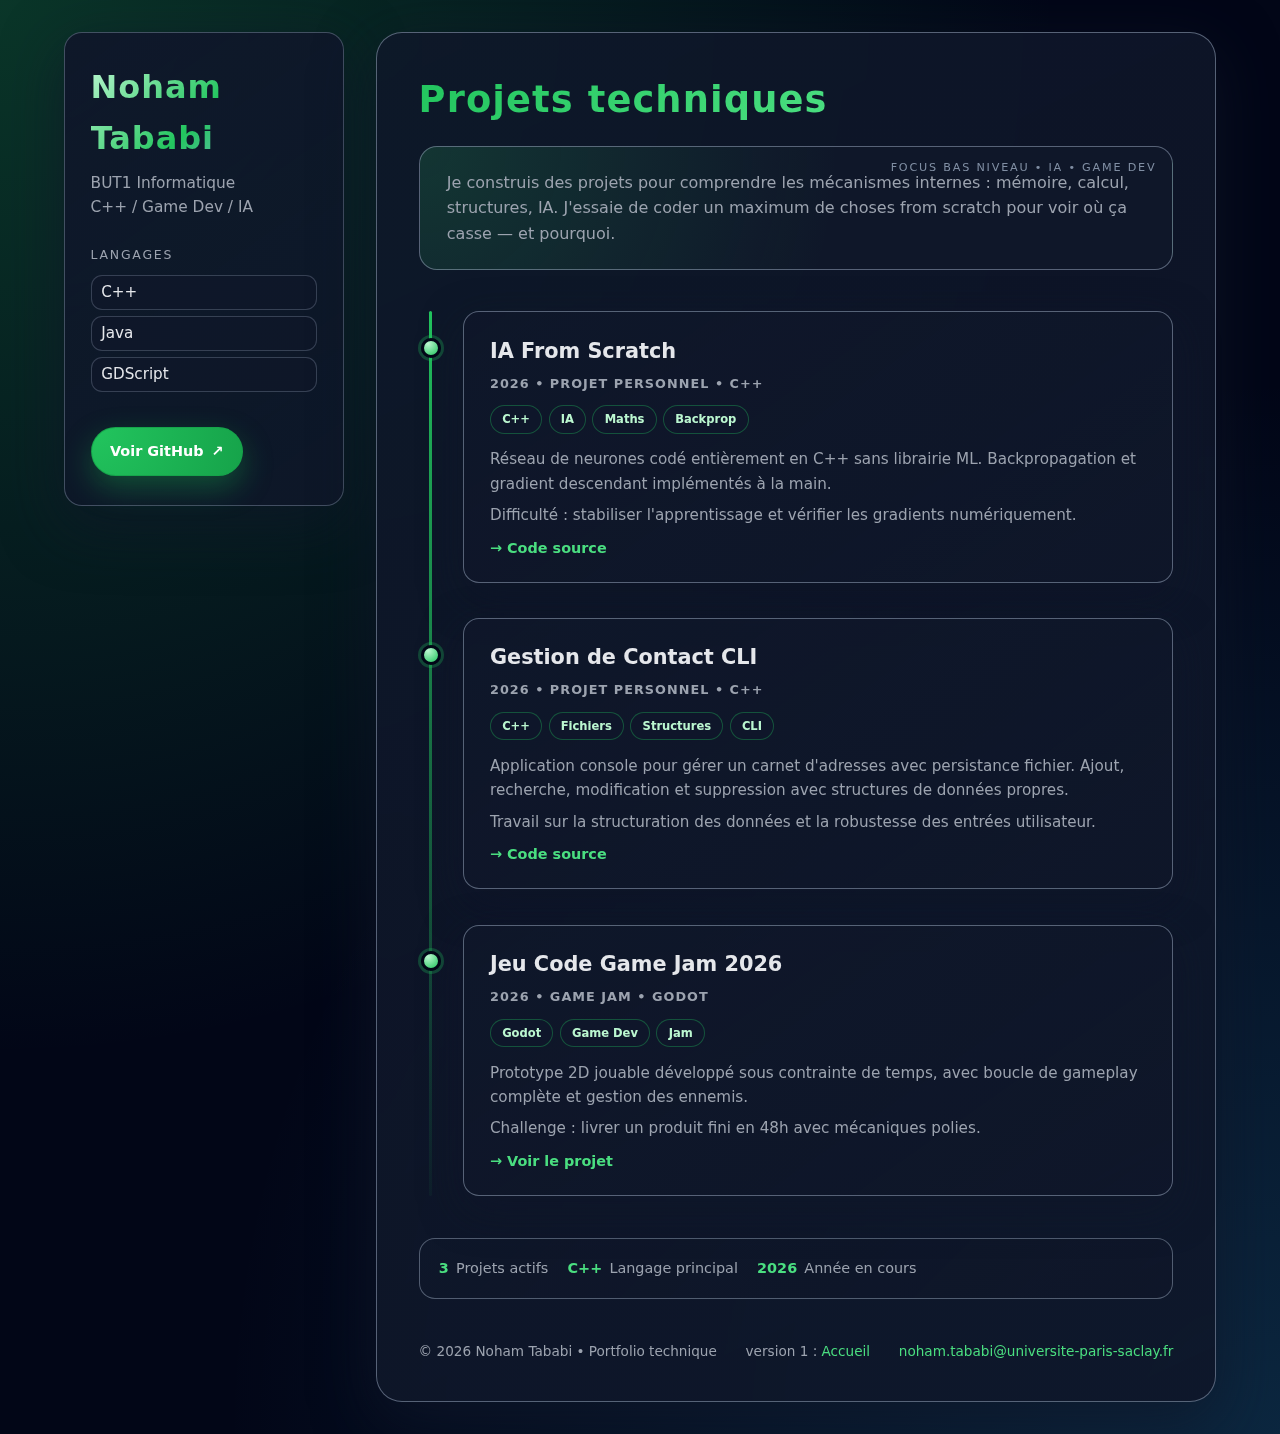
<file: index2.html>
<!DOCTYPE html>
<html lang="fr">
<head>
<meta charset="UTF-8">
<title>Portfolio – Noham Tababi</title>
<meta name="viewport" content="width=device-width, initial-scale=1">

<style>
:root {
  --bg: #020617;
  --bg-soft: #020617;
  --panel: rgba(15,23,42,0.9);
  --panel-soft: rgba(15,23,42,0.7);
  --accent: #22c55e;
  --accent-soft: rgba(34,197,94,0.18);
  --accent-strong: #4ade80;
  --text: #e5e7eb;
  --muted: #9ca3af;
  --border: rgba(148,163,184,0.4);
  --shadow-soft: 0 18px 60px rgba(15,23,42,0.7);
  --radius-lg: 18px;
  --radius-full: 999px;
  --transition-fast: 150ms ease;
  --transition-med: 220ms ease-out;
}

/* RESET */
* { box-sizing: border-box; margin:0; padding:0; }

body {
  font-family: system-ui, -apple-system, BlinkMacSystemFont, "SF Pro Text", sans-serif;
  background:
    radial-gradient(circle at top left, rgba(34,197,94,0.25), transparent 55%),
    radial-gradient(circle at bottom right, rgba(56,189,248,0.18), transparent 55%),
    var(--bg);
  color: var(--text);
  line-height: 1.6;
  min-height: 100vh;
}

/* LAYOUT */
.layout {
  display: grid;
  grid-template-columns: 280px minmax(0, 1fr);
  min-height: 100vh;
  max-width: 1200px;
  margin: 0 auto;
  padding: 2rem 1.5rem;
  gap: 2rem;
}

.sidebar {
  position: sticky;
  top: 1.5rem;
  align-self: flex-start;
  height: fit-content;
  background: linear-gradient(145deg, rgba(15,23,42,0.96), rgba(15,23,42,0.82));
  border-radius: var(--radius-lg);
  border: 1px solid var(--border);
  box-shadow: var(--shadow-soft);
  padding: 1.8rem 1.6rem;
  backdrop-filter: blur(18px);
}

.main {
  background: linear-gradient(155deg, rgba(15,23,42,0.86), rgba(15,23,42,0.92));
  border-radius: 26px;
  border: 1px solid rgba(148,163,184,0.55);
  padding: 2.4rem 2.6rem;
  box-shadow: var(--shadow-soft);
  backdrop-filter: blur(18px);
}

/* SIDEBAR */
.name {
  font-size: 2rem;
  font-weight: 800;
  letter-spacing: 0.03em;
  background: linear-gradient(135deg, #bbf7d0, #22c55e, #a5b4fc);
  -webkit-background-clip: text;
  background-clip: text;
  color: transparent;
  margin-bottom: .4rem;
}

.role {
  color: var(--muted);
  font-size: .96rem;
  margin-bottom: 1.6rem;
}

.side-block {
  margin-bottom: 1.6rem;
}

.side-title {
  font-size: .78rem;
  text-transform: uppercase;
  letter-spacing: .14em;
  color: var(--muted);
  margin-bottom: .6rem;
}

.side-list {
  display: grid;
  gap: .35rem;
  font-size: .95rem;
}

.side-list div {
  padding: .28rem .6rem;
  border-radius: .7rem;
  border: 1px solid rgba(148,163,184,0.3);
  background: rgba(15,23,42,0.7);
}

.github-btn {
  display: inline-flex;
  align-items: center;
  gap: .5rem;
  background: radial-gradient(circle at top left, var(--accent), #16a34a);
  color: white;
  padding: .75rem 1.15rem;
  text-decoration: none;
  border-radius: 999px;
  font-weight: 600;
  font-size: .9rem;
  margin-top: .6rem;
  border: 1px solid rgba(22,163,74,0.9);
  box-shadow: 0 12px 30px rgba(22,163,74,0.4);
  transition: transform var(--transition-fast), box-shadow var(--transition-fast), background var(--transition-fast);
}

.github-btn::after {
  content: "↗";
  font-size: .9rem;
}

.github-btn:hover {
  transform: translateY(-1px);
  box-shadow: 0 16px 40px rgba(22,163,74,0.55);
  background: radial-gradient(circle at top left, #22c55e, #22c55e);
}

/* HEADER */
.page-title {
  font-size: 2.3rem;
  font-weight: 800;
  margin-bottom: 1rem;
  letter-spacing: 0.03em;
}

.page-title span {
  background: linear-gradient(135deg, #22c55e, #4ade80);
  -webkit-background-clip: text;
  background-clip: text;
  color: transparent;
}

.intro {
  position: relative;
  border-radius: 18px;
  padding: 1.4rem 1.5rem 1.4rem 1.7rem;
  margin-bottom: 2.6rem;
  color: var(--muted);
  background: radial-gradient(circle at top left, rgba(34,197,94,0.18), transparent 55%),
              rgba(15,23,42,0.9);
  border: 1px solid rgba(148,163,184,0.55);
  overflow: hidden;
}

.intro::before {
  content: "Focus bas niveau • IA • Game Dev";
  position: absolute;
  top: .75rem;
  right: 1rem;
  font-size: .7rem;
  text-transform: uppercase;
  letter-spacing: .16em;
  color: rgba(148,163,184,0.85);
}

/* TIMELINE */
.timeline {
  position: relative;
  padding-left: 2.8rem;
  display: grid;
  gap: 2.2rem;
}

.timeline::before {
  content:"";
  position:absolute;
  left: 10px;
  top:0;
  bottom:0;
  width:3px;
  background: linear-gradient(to bottom, var(--accent), rgba(34,197,94,0.05));
  border-radius: 999px;
}

/* PROJECT CARD */
.project {
  position: relative;
  background: linear-gradient(145deg, rgba(15,23,42,0.96), rgba(15,23,42,0.82));
  border: 1px solid rgba(148,163,184,0.55);
  border-radius: 16px;
  padding: 1.4rem 1.6rem 1.35rem 1.6rem;
  box-shadow: 0 14px 40px rgba(15,23,42,0.65);
  transition:
    transform var(--transition-med),
    box-shadow var(--transition-med),
    border-color var(--transition-med),
    background var(--transition-med);
  min-height: 120px;
}

.project:hover {
  transform: translateY(-4px) translateX(2px);
  box-shadow: 0 24px 60px rgba(15,23,42,0.9);
  border-color: rgba(34,197,94,0.7);
  background: linear-gradient(145deg, rgba(15,23,42,0.96), rgba(15,23,42,0.94));
}

.project::before {
  content: "";
  position: absolute;
  left: -2.73rem;
  top: 1.6rem;
  width: 14px;
  height: 14px;
  background: radial-gradient(circle at 30% 20%, #bbf7d0, #22c55e);
  border-radius: 50%;
  border: 3px solid #020617;
  box-shadow: 0 0 0 3px rgba(34,197,94,0.28);
  transition: transform var(--transition-med); /* Active la transition */
}

.project:hover::before {
  transform: translateY(4px) translateX(-2px); /* Compense EXACTEMENT l'inverse du mouvement parent */
}

.project h2 {
  font-size: 1.3rem;
  margin-bottom: .35rem;
}

.project-meta {
  font-size: .8rem;
  color: var(--muted);
  margin-bottom: .7rem;
  font-weight: 600;
  letter-spacing: .08em;
  text-transform: uppercase;
}

.tags {
  display: flex;
  flex-wrap: wrap;
  gap: .4rem;
  margin-bottom: .85rem;
}

.tag {
  font-size: .72rem;
  background: rgba(15,23,42,0.8);
  color: #bbf7d0;
  padding: .25rem .7rem;
  border-radius: var(--radius-full);
  border: 1px solid rgba(34,197,94,0.35);
  font-weight: 600;
}

.project p {
  margin-bottom: .45rem;
  color: var(--muted);
  font-size: .95rem;
}

.project a {
  color: var(--accent-strong);
  font-weight: 600;
  text-decoration: none;
  font-size: .9rem;
}

.project a:hover {
  text-decoration: underline;
}

/* STATS BAR */
.stats-bar {
  margin-top: 2.6rem;
  background: linear-gradient(135deg, rgba(15,23,42,0.95), rgba(15,23,42,0.82));
  border: 1px solid rgba(148,163,184,0.5);
  border-radius: 16px;
  padding: 1.15rem 1.2rem;
  display: flex;
  flex-wrap: wrap;
  gap: .8rem 1.2rem;
  font-size: .9rem;
}

.stat-item {
  display: flex;
  gap: .45rem;
  align-items: center;
  color: var(--muted);
}

.stat-num {
  font-weight: 800;
  color: var(--accent-strong);
}

/* FOOTER */
footer {
  margin-top: 2.6rem;
  color: var(--muted);
  font-size: .85rem;
  display: flex;
  flex-wrap: wrap;
  gap: .85rem;
  align-items: center;
  justify-content: space-between;
}

footer a {
  color: var(--accent-strong);
  text-decoration: none;
  font-weight: 500;
  font-size: .85rem;
}

footer a:hover {
  text-decoration: underline;
}

/* MOBILE */
@media (max-width: 900px) {
  .layout {
    grid-template-columns: 1fr;
    padding: 1.2rem 1rem 2rem;
  }

  .sidebar {
    position: static;
    margin-bottom: .4rem;
    order: -1;
  }

  .main {
    padding: 1.8rem 1.4rem 2rem;
  }

  .timeline {
    padding-left: 2.4rem;
  }

  .intro::before {
    position: static;
    display: block;
    margin-top: .6rem;
    font-size: .68rem;
  }

  .project::before {
    left: -2.33rem;
  }

  footer {
    flex-direction: column;
    align-items: flex-start;
  }
}
</style>
</head>
<body>

<div class="layout">

  <!-- SIDEBAR -->
  <aside class="sidebar">
    <div class="name">Noham Tababi</div>
    <div class="role">BUT1 Informatique<br>C++ / Game Dev / IA</div>

    <div class="side-block">
      <div class="side-title">Langages</div>
      <div class="side-list">
        <div>C++</div>
        <div>Java</div>
        <div>GDScript</div>
      </div>
    </div>

    <a href="https://github.com/nohamtababi-ship-it" target="_blank" class="github-btn">
      Voir GitHub
    </a>
  </aside>

  <!-- MAIN -->
  <main class="main">
    <h1 class="page-title"><span>Projets techniques</span></h1>

    <div class="intro">
      Je construis des projets pour comprendre les mécanismes internes&nbsp;:
      mémoire, calcul, structures, IA. J'essaie de coder un maximum de choses
      from scratch pour voir où ça casse — et pourquoi.
    </div>

    <section class="timeline">

      <!-- IA FROM SCRATCH -->
      <article class="project">
        <h2>IA From Scratch</h2>
        <div class="project-meta">2026 • Projet personnel • C++</div>

        <div class="tags">
          <span class="tag">C++</span>
          <span class="tag">IA</span>
          <span class="tag">Maths</span>
          <span class="tag">Backprop</span>
        </div>

        <p>
          Réseau de neurones codé entièrement en C++ sans librairie ML.
          Backpropagation et gradient descendant implémentés à la main.
        </p>

        <p>
          Difficulté&nbsp;: stabiliser l'apprentissage et vérifier les gradients
          numériquement.
        </p>

        <a href="https://github.com/nohamtababi-ship-it/IA_From_Scratch" target="_blank">
          → Code source
        </a>
      </article>

      <!-- GESTION DE CONTACT CLI -->
      <article class="project">
        <h2>Gestion de Contact CLI</h2>
        <div class="project-meta">2026 • Projet personnel • C++</div>

        <div class="tags">
          <span class="tag">C++</span>
          <span class="tag">Fichiers</span>
          <span class="tag">Structures</span>
          <span class="tag">CLI</span>
        </div>

        <p>
          Application console pour gérer un carnet d'adresses avec persistance fichier.
          Ajout, recherche, modification et suppression avec structures de données propres.
        </p>

        <p>
          Travail sur la structuration des données et la robustesse des entrées utilisateur.
        </p>

        <a href="https://github.com/nohamtababi-ship-it/Gestion-de-contact" target="_blank">
          → Code source
        </a>
      </article>

      <!-- GAME JAM -->
      <article class="project">
        <h2>Jeu Code Game Jam 2026</h2>
        <div class="project-meta">2026 • Game Jam • Godot</div>

        <div class="tags">
          <span class="tag">Godot</span>
          <span class="tag">Game Dev</span>
          <span class="tag">Jam</span>
        </div>

        <p>
          Prototype 2D jouable développé sous contrainte de temps,
          avec boucle de gameplay complète et gestion des ennemis.
        </p>

        <p>
          Challenge&nbsp;: livrer un produit fini en 48h avec mécaniques polies.
        </p>

        <a href="https://github.com/nohamtababi-ship-it" target="_blank">
          → Voir le projet
        </a>
      </article>

    </section>

    <!-- STATS -->
    <div class="stats-bar">
      <div class="stat-item">
        <span class="stat-num">3</span>
        <span>Projets actifs</span>
      </div>
      <div class="stat-item">
        <span class="stat-num">C++</span>
        <span>Langage principal</span>
      </div>
      <div class="stat-item">
        <span class="stat-num">2026</span>
        <span>Année en cours</span>
      </div>
    </div>

    <!-- FOOTER -->
    <footer>
      <span>© 2026 Noham Tababi • Portfolio technique</span>
      <p>version 1 : <a href="index.html">Accueil</a></p>
      <a href="mailto:noham.tababi@universite-paris-saclay.fr">noham.tababi@universite-paris-saclay.fr</a>
    </footer>

  </main>

</div>

</body>
</html>
</file>
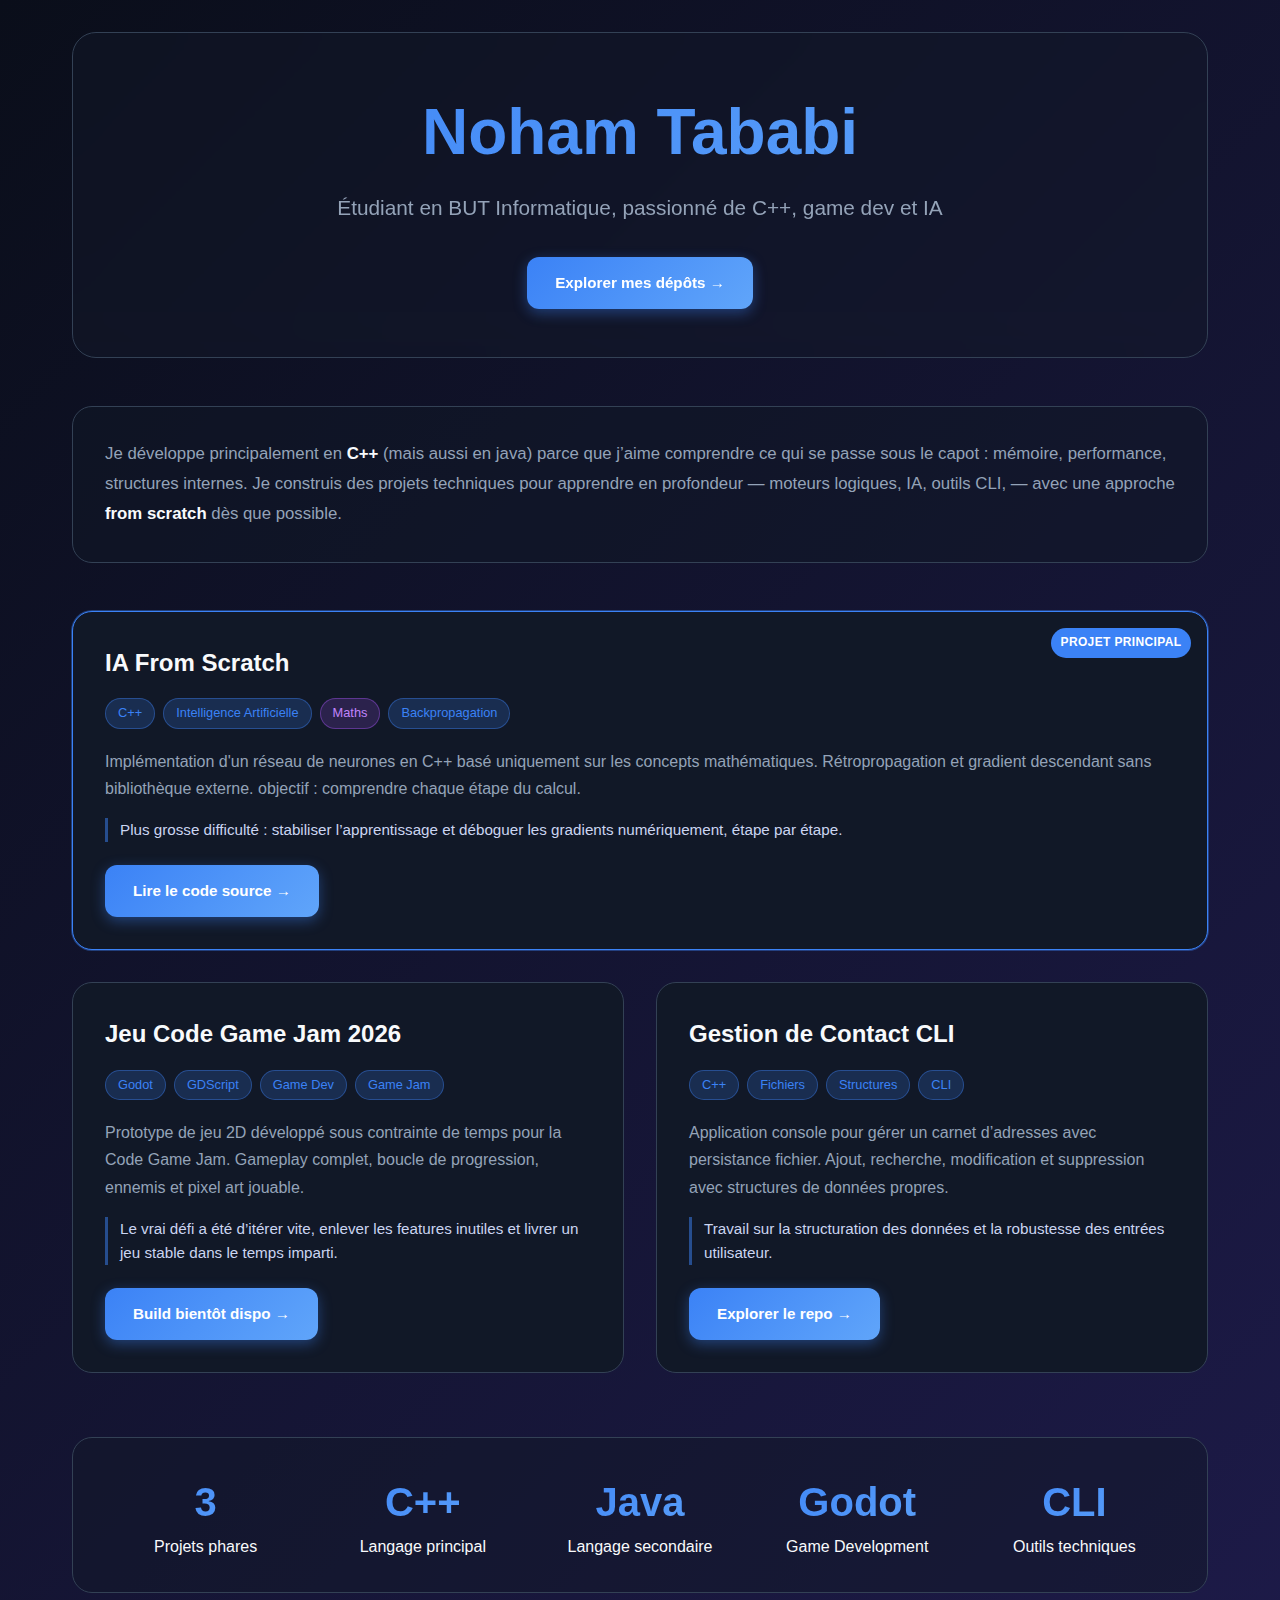
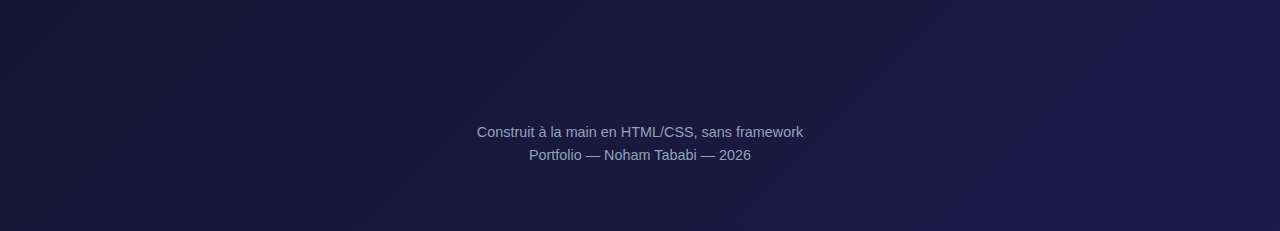
<file: main.html>
<!DOCTYPE html>
<html lang="fr">
<head>
  <meta charset="UTF-8">
  <title>Portfolio – Noham Tababi</title>
  <meta name="viewport" content="width=device-width, initial-scale=1">
  <style>
    :root {
      --bg: #0a0e1a;
      --card-bg: #111827;
      --accent: #3b82f6;
      --accent-hover: #1d4ed8;
      --text: #f8fafc;
      --text-muted: #94a3b8;
      --border: #334155;
      --shadow: 0 20px 25px -5px rgba(0,0,0,0.5);
    }

    * { box-sizing: border-box; margin: 0; padding: 0; }

    body {
      font-family: -apple-system, BlinkMacSystemFont, 'Segoe UI', Roboto, sans-serif;
      background: linear-gradient(135deg, var(--bg) 0%, #1e1b4b 100%);
      color: var(--text);
      line-height: 1.6;
      min-height: 100vh;
    }

    .container {
      max-width: 1200px;
      margin: 0 auto;
      padding: 2rem;
    }

    header {
      text-align: center;
      margin-bottom: 3rem;
      padding: 3rem 0;
      background: rgba(17, 24, 39, 0.5);
      border-radius: 24px;
      backdrop-filter: blur(20px);
      border: 1px solid var(--border);
    }

    h1 {
      font-size: clamp(2.5rem, 5vw, 4rem);
      background: linear-gradient(135deg, var(--accent), #60a5fa);
      -webkit-background-clip: text;
      -webkit-text-fill-color: transparent;
      background-clip: text;
      margin-bottom: 0.5rem;
      font-weight: 800;
    }

    .subtitle {
      font-size: 1.3rem;
      color: var(--text-muted);
      margin-bottom: 2rem;
    }

    .about {
      margin-bottom: 3rem;
      padding: 2rem;
      background: rgba(17, 24, 39, 0.55);
      border-radius: 20px;
      border: 1px solid var(--border);
      font-size: 1.05rem;
      line-height: 1.8;
      color: var(--text-muted);
    }

    .about strong {
      color: var(--text);
    }

    .projects-grid {
      display: grid;
      grid-template-columns: repeat(auto-fit, minmax(380px, 1fr));
      gap: 2rem;
      margin-top: 2rem;
    }

    .project-card {
      background: var(--card-bg);
      border-radius: 20px;
      padding: 2rem;
      border: 1px solid var(--border);
      transition: all 0.3s cubic-bezier(0.4, 0, 0.2, 1);
      position: relative;
      overflow: hidden;
    }

    .project-card.featured {
      grid-column: span 2;
      border-color: var(--accent);
      box-shadow: 0 0 0 1px rgba(59,130,246,0.4);
    }

    .badge {
      position: absolute;
      top: 16px;
      right: 16px;
      background: var(--accent);
      color: white;
      font-size: 0.75rem;
      padding: 0.35rem 0.6rem;
      border-radius: 999px;
      font-weight: 700;
      letter-spacing: 0.03em;
    }

    .project-card:hover {
      transform: translateY(-12px);
      box-shadow: var(--shadow), 0 0 0 1px rgba(59, 130, 246, 0.5);
      border-color: var(--accent);
    }

    .project-title {
      font-size: 1.5rem;
      font-weight: 700;
      margin-bottom: 1rem;
      color: var(--text);
    }

    .project-tags {
      display: flex;
      flex-wrap: wrap;
      gap: 0.5rem;
      margin-bottom: 1.2rem;
    }

    .tag {
      background: rgba(59, 130, 246, 0.2);
      color: var(--accent);
      padding: 0.25rem 0.75rem;
      border-radius: 20px;
      font-size: 0.8rem;
      font-weight: 500;
      border: 1px solid rgba(59, 130, 246, 0.4);
    }

    .tag.math {
      background: rgba(168,85,247,0.18);
      color: #c084fc;
      border-color: rgba(168,85,247,0.4);
    }

    .project-desc {
      color: var(--text-muted);
      margin-bottom: 1rem;
      font-size: 1rem;
      line-height: 1.7;
    }

    .challenge {
      font-size: 0.95rem;
      color: #cbd5f1;
      margin-bottom: 1.4rem;
      padding-left: 0.75rem;
      border-left: 3px solid rgba(59,130,246,0.5);
    }

    .project-btn {
      display: inline-flex;
      align-items: center;
      gap: 0.75rem;
      padding: 0.875rem 1.75rem;
      background: linear-gradient(135deg, var(--accent), #60a5fa);
      color: white;
      border: none;
      border-radius: 12px;
      font-weight: 600;
      font-size: 0.95rem;
      text-decoration: none;
      transition: all 0.2s ease;
      box-shadow: 0 4px 14px 0 rgba(59, 130, 246, 0.4);
    }

    .project-btn:hover {
      background: linear-gradient(135deg, var(--accent-hover), var(--accent));
      transform: translateY(-2px);
      box-shadow: 0 8px 25px 0 rgba(59, 130, 246, 0.5);
      color: white;
      text-decoration: none;
    }

    .stats {
      display: grid;
      grid-template-columns: repeat(auto-fit, minmax(200px, 1fr));
      gap: 1rem;
      margin-top: 4rem;
      padding: 2rem;
      background: rgba(17, 24, 39, 0.5);
      border-radius: 20px;
      border: 1px solid var(--border);
    }

    .stat {
      text-align: center;
    }

    .stat-number {
      font-size: 2.5rem;
      font-weight: 800;
      background: linear-gradient(135deg, var(--accent), #60a5fa);
      -webkit-background-clip: text;
      -webkit-text-fill-color: transparent;
      background-clip: text;
      display: block;
    }

    .footer {
      text-align: center;
      margin-top: 6rem;
      padding: 2rem;
      color: var(--text-muted);
      font-size: 0.9rem;
    }

    @media (max-width: 900px) {
      .project-card.featured {
        grid-column: span 1;
      }
    }

    @media (max-width: 768px) {
      .container { padding: 1rem; }
      header { padding: 2rem 1rem; margin-bottom: 2rem; }
      .projects-grid { grid-template-columns: 1fr; gap: 1.5rem; }
      .project-card { padding: 1.5rem; }
    }
  </style>
</head>
<body>
  <div class="container">
    <header>
      <h1>Noham Tababi</h1>
      <p class="subtitle">
        Étudiant en BUT Informatique, passionné de C++, game dev et IA
      </p>
      <a href="https://github.com/nohamtababi-ship-it" class="project-btn" target="_blank">
        Explorer mes dépôts →
      </a>
    </header>

    <section class="about">
      <p>
        Je développe principalement en <strong>C++</strong> (mais aussi en java) parce que j’aime comprendre ce qui se passe
        sous le capot : mémoire, performance, structures internes. Je construis des projets
        techniques pour apprendre en profondeur — moteurs logiques, IA, outils CLI, —
        avec une approche <strong>from scratch</strong> dès que possible.
      </p>
    </section>

    <div class="projects-grid">
      <!-- PROJET IA (FEATURED) -->
      <div class="project-card featured">
        <div class="badge">PROJET PRINCIPAL</div>
        <h2 class="project-title">IA From Scratch</h2>
        <div class="project-tags">
          <span class="tag">C++</span>
          <span class="tag">Intelligence Artificielle</span>
          <span class="tag math">Maths</span>
          <span class="tag">Backpropagation</span>
        </div>
        <p class="project-desc">
          Implémentation d'un réseau de neurones en C++ basé uniquement sur les concepts
          mathématiques. Rétropropagation et gradient descendant sans bibliothèque externe.
          objectif : comprendre chaque étape du calcul.
        </p>
        <p class="challenge">
          Plus grosse difficulté : stabiliser l’apprentissage et déboguer les gradients
          numériquement, étape par étape.
        </p>
        <a href="https://github.com/nohamtababi-ship-it/IA_From_Scratch" 
           class="project-btn" target="_blank" rel="noopener">
          Lire le code source →
        </a>
      </div>

      <!-- PROJET JEU -->
      <div class="project-card">
        <h2 class="project-title">Jeu Code Game Jam 2026</h2>
        <div class="project-tags">
          <span class="tag">Godot</span>
          <span class="tag">GDScript</span>
          <span class="tag">Game Dev</span>
          <span class="tag">Game Jam</span>
        </div>
        <p class="project-desc">
          Prototype de jeu 2D développé sous contrainte de temps pour la Code Game Jam.
          Gameplay complet, boucle de progression, ennemis et pixel art jouable.
        </p>
        <p class="challenge">
          Le vrai défi a été d’itérer vite, enlever les features inutiles et livrer un jeu stable dans le temps imparti.
        </p>
        <a href="#" class="project-btn" target="_blank" rel="noopener">
          Build bientôt dispo →
        </a>
      </div>

      <!-- PROJET CONTACT -->
      <div class="project-card">
        <h2 class="project-title">Gestion de Contact CLI</h2>
        <div class="project-tags">
          <span class="tag">C++</span>
          <span class="tag">Fichiers</span>
          <span class="tag">Structures</span>
          <span class="tag">CLI</span>
        </div>
        <p class="project-desc">
          Application console pour gérer un carnet d’adresses avec persistance fichier.
          Ajout, recherche, modification et suppression avec structures de données propres.
        </p>
        <p class="challenge">
          Travail sur la structuration des données et la robustesse des entrées utilisateur.
        </p>
        <a href="https://github.com/nohamtababi-ship-it/Gestion-de-contact" 
           class="project-btn" target="_blank" rel="noopener">
          Explorer le repo →
        </a>
      </div>
    </div>

    <div class="stats">
      <div class="stat">
        <span class="stat-number">3</span>
        <span>Projets phares</span>
      </div>
      <div class="stat">
        <span class="stat-number">C++</span>
        <span>Langage principal</span>
      </div>
      <div class="stat">
        <span class="stat-number">Java</span>
        <span>Langage secondaire</span>
      </div>
      <div class="stat">
        <span class="stat-number">Godot</span>
        <span>Game Development</span>
      </div>
      <div class="stat">
        <span class="stat-number">CLI</span>
        <span>Outils techniques</span>
      </div>
    </div>

    <footer class="footer">
      <p>Construit à la main en HTML/CSS, sans framework</p>
      <p>Portfolio — Noham Tababi — 2026</p>
    </footer>
  </div>
</body>
</html>
</file>
